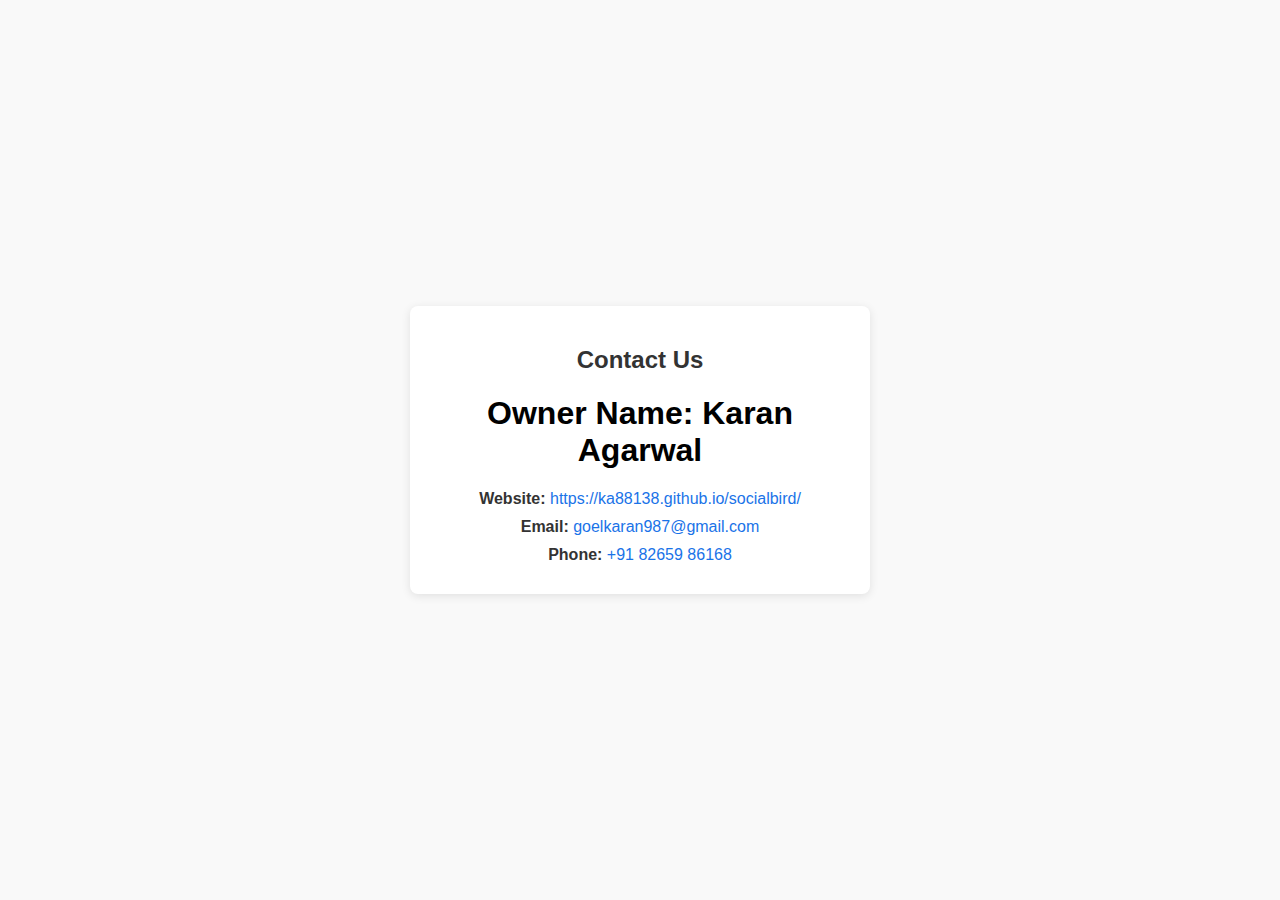
<file: contactDetails.html>
<!DOCTYPE html>
<html lang="en">
<head>
    <meta charset="UTF-8">
    <meta name="viewport" content="width=device-width, initial-scale=1.0">
    <title>Contact Details</title>
        <link rel="shortcut icon" href="logo.002.png">
    <link rel="stylesheet" href="Contact.css">
</head>
<body>
    <div class="contact-container">
        <h2>Contact Us</h2>
        <div class="contact-details">
            <h1><strong>Owner Name:</strong> Karan Agarwal</h1>
            <p><strong>Website:</strong> <a href="https://ka88138.github.io/socialbird/">https://ka88138.github.io/socialbird/</a></p>
            <p><strong>Email:</strong> <a href="mailto:goelkaran987@gmail.com">goelkaran987@gmail.com</a></p>
            <p><strong>Phone:</strong> <a href="tel:+918265986168">+91 82659 86168</a></p>
        </div>
    </div>
</body>
</html>
</file>
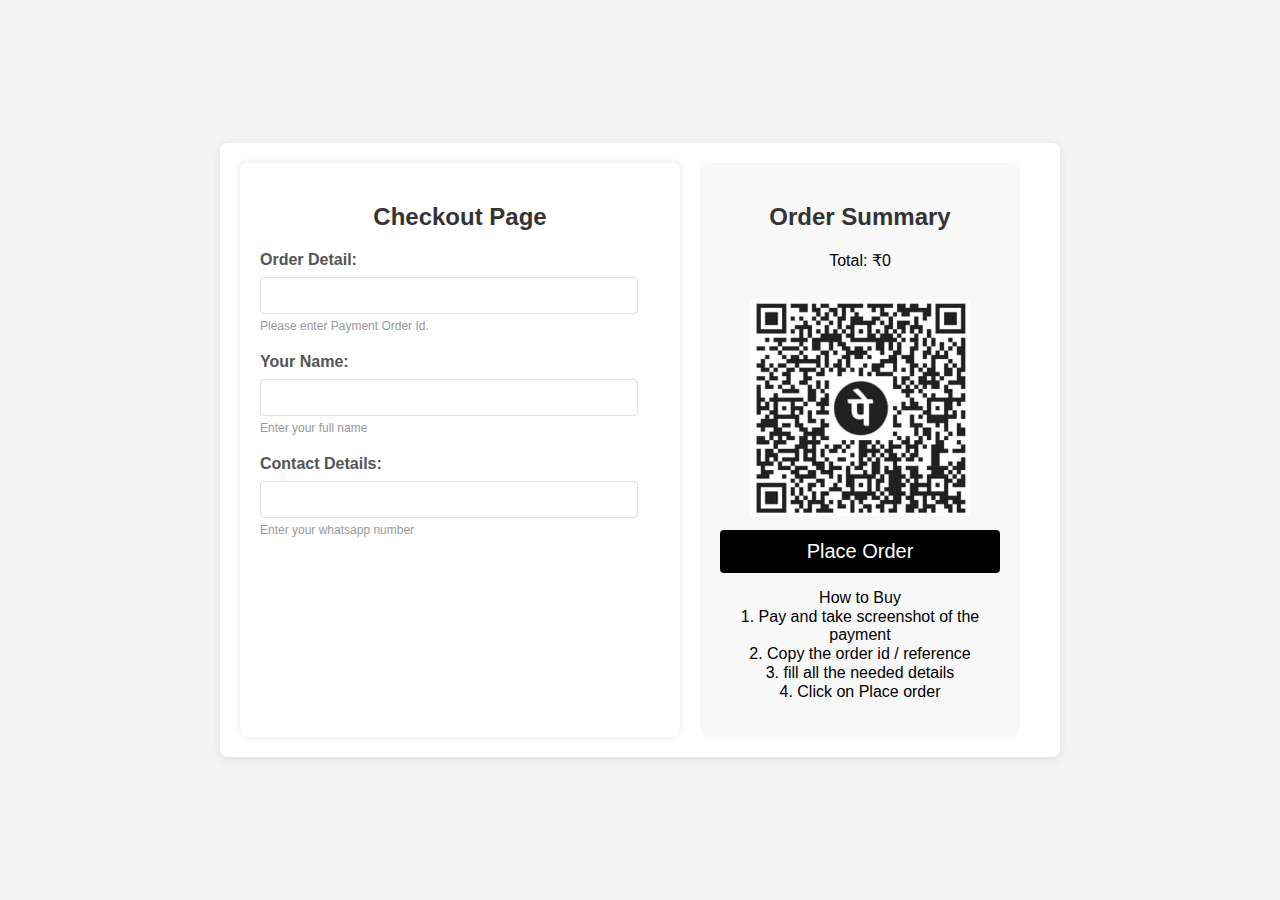
<file: payment.html>
<!DOCTYPE html>
<html lang="en">
<head>
    <meta charset="UTF-8">
    <meta name="viewport" content="width=device-width, initial-scale=1.0">
    <title>Product Checkout</title>
    <link rel="stylesheet" href="payment.css">
    <link rel="shortcut icon" href="logo.002.png">
</head>
<body>
    <div class="checkout-container">
        <form id="checkout-form">
            <h2>Checkout Page</h2>
            <div class="form-group">
                <label for="uniqueId">Order Detail:</label>
                <input type="text" id="orderId" name="orderId" required>
                <div class="hint">Please enter Payment Order Id.</div>
            </div>

            <div class="form-group">
                <label for="uniqueId">Your Name:</label>
                <input type="text" id="uniqueId" name="uniqueId" required>
                <div class="hint">Enter your full name</div>
            </div>
    
            <div class="form-group">
                <label for="coinsAvailable">Contact Details:</label>
                <input type="number" id="coinsAvailable" name="coinsAvailable" required>
                <div class="hint">Enter your whatsapp number</div>
            </div>
    
        </form>
        <div class="order-summary">
            <h2>Order Summary</h2>
            <p>Total: <span class="total-amount">₹0</span></p>
            <div class="payment-options">
                <img src="qrCode.jpg" alt="PhonePe" class="phonepe-logo">
            </div>
            <button type="submit" form="checkout-form" id="submitButton">Place Order</button>
            <div class="how-to-buy">
            <p>How to Buy</p>
            <p>1. Pay and take screenshot of the payment</p>
            <p>2. Copy the order id / reference </p>
            <p>3. fill all the needed details </p>
            <p>4. Click on Place order</p>
            </div>
        </div>
    </div>
    <script src="payment.js"></script>
    <script>

    </script>
</body>
</html>
</file>
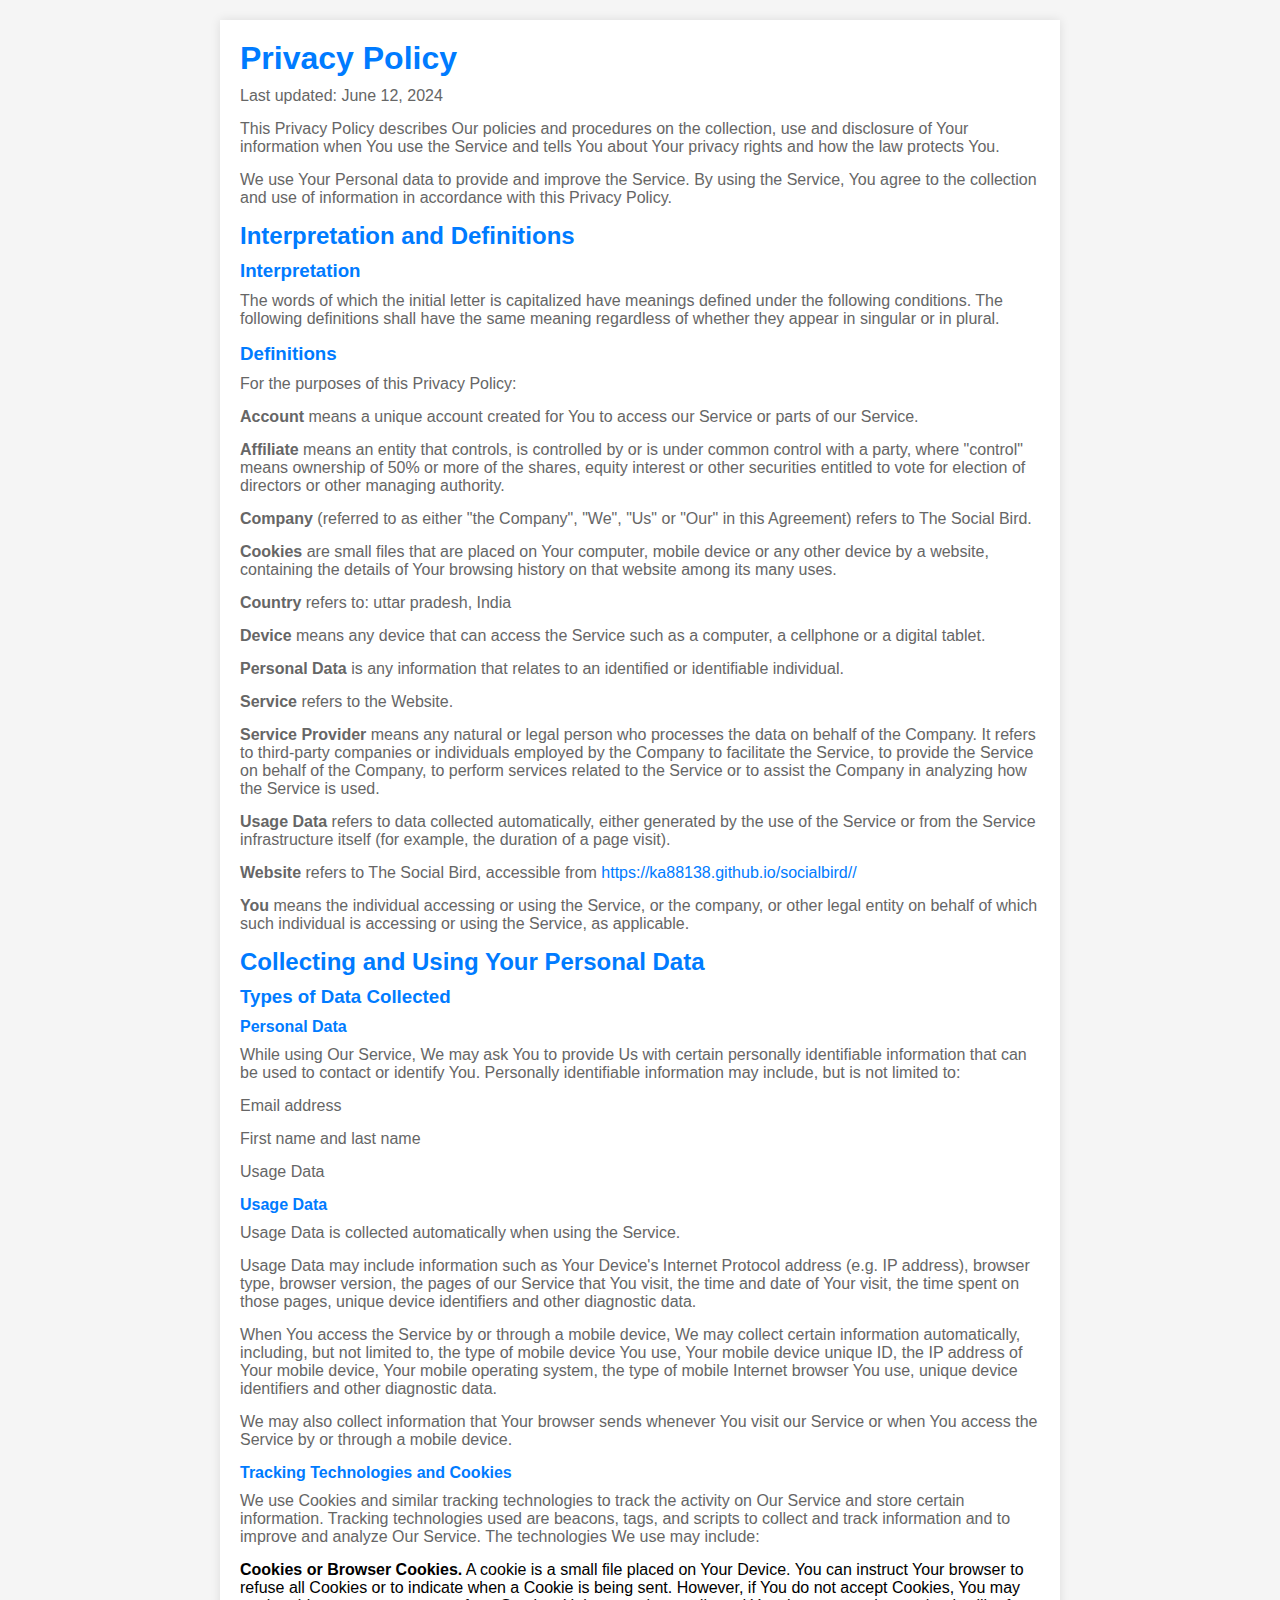
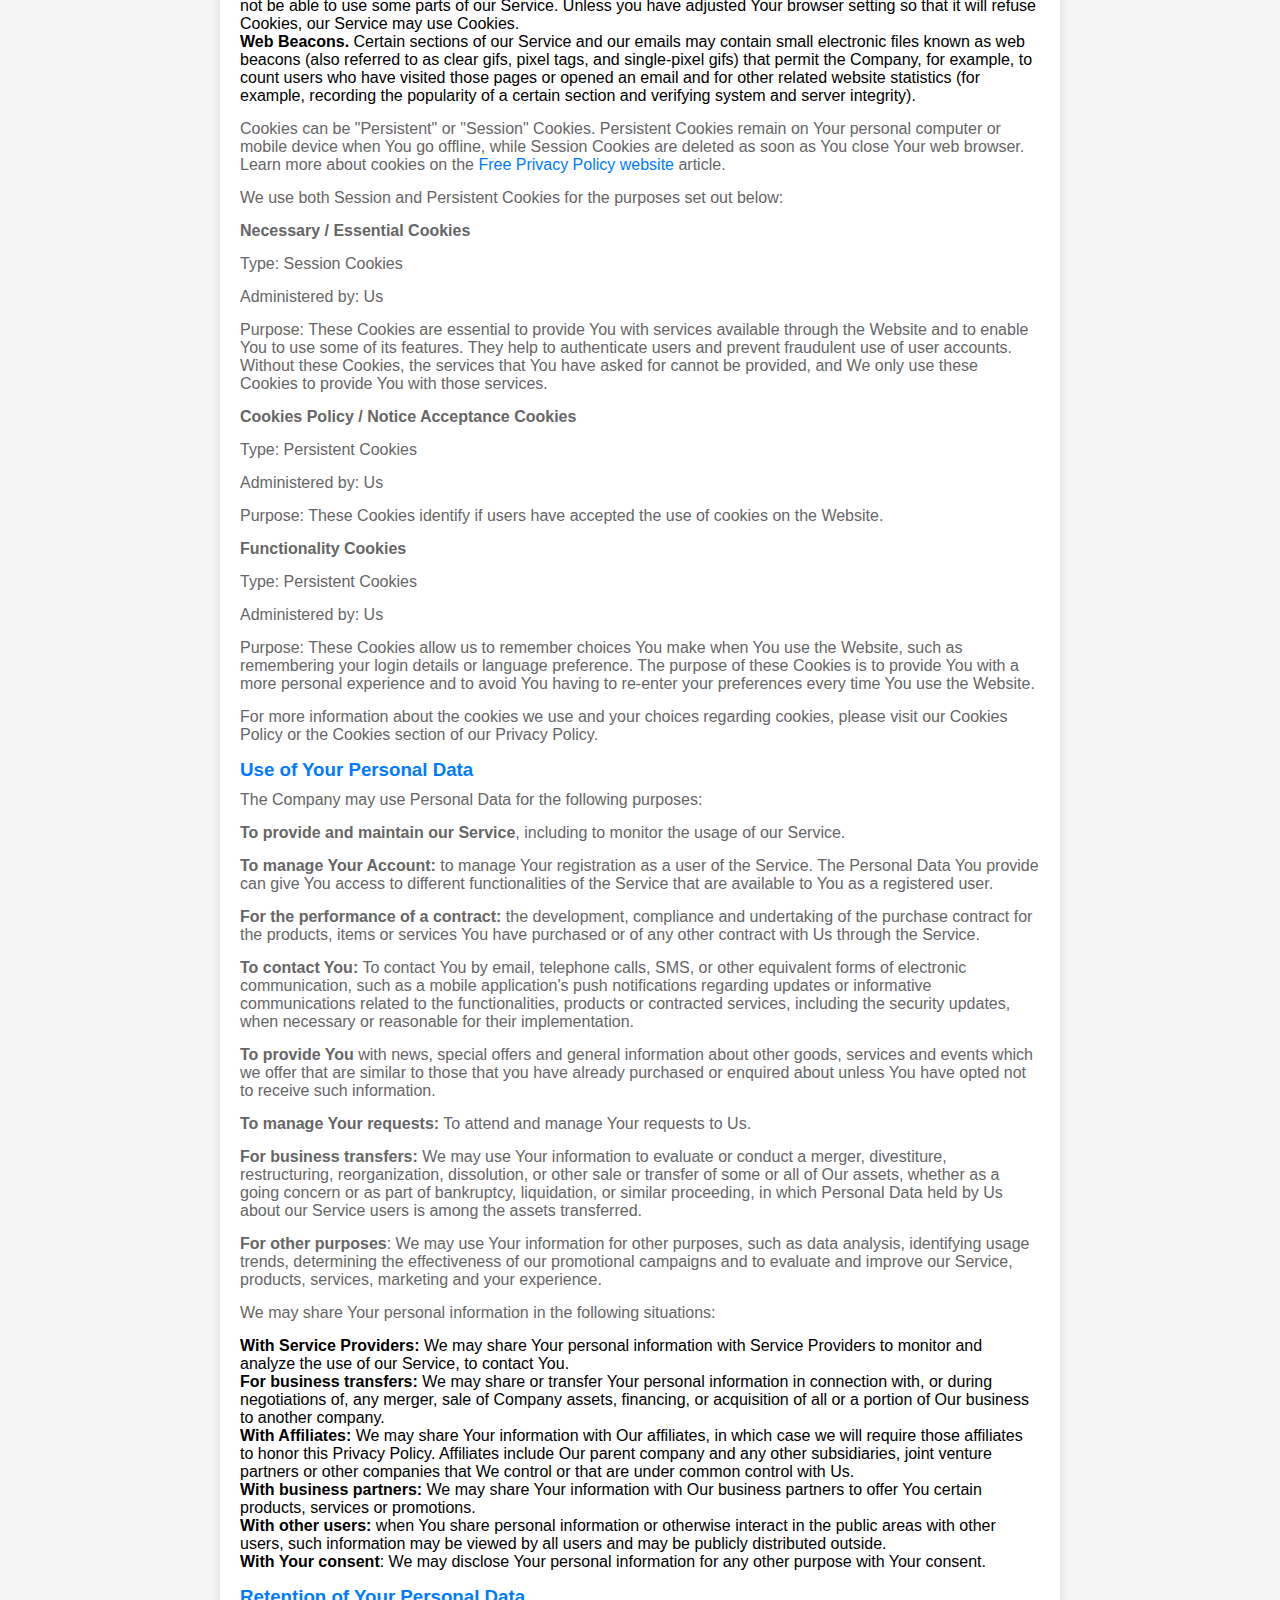
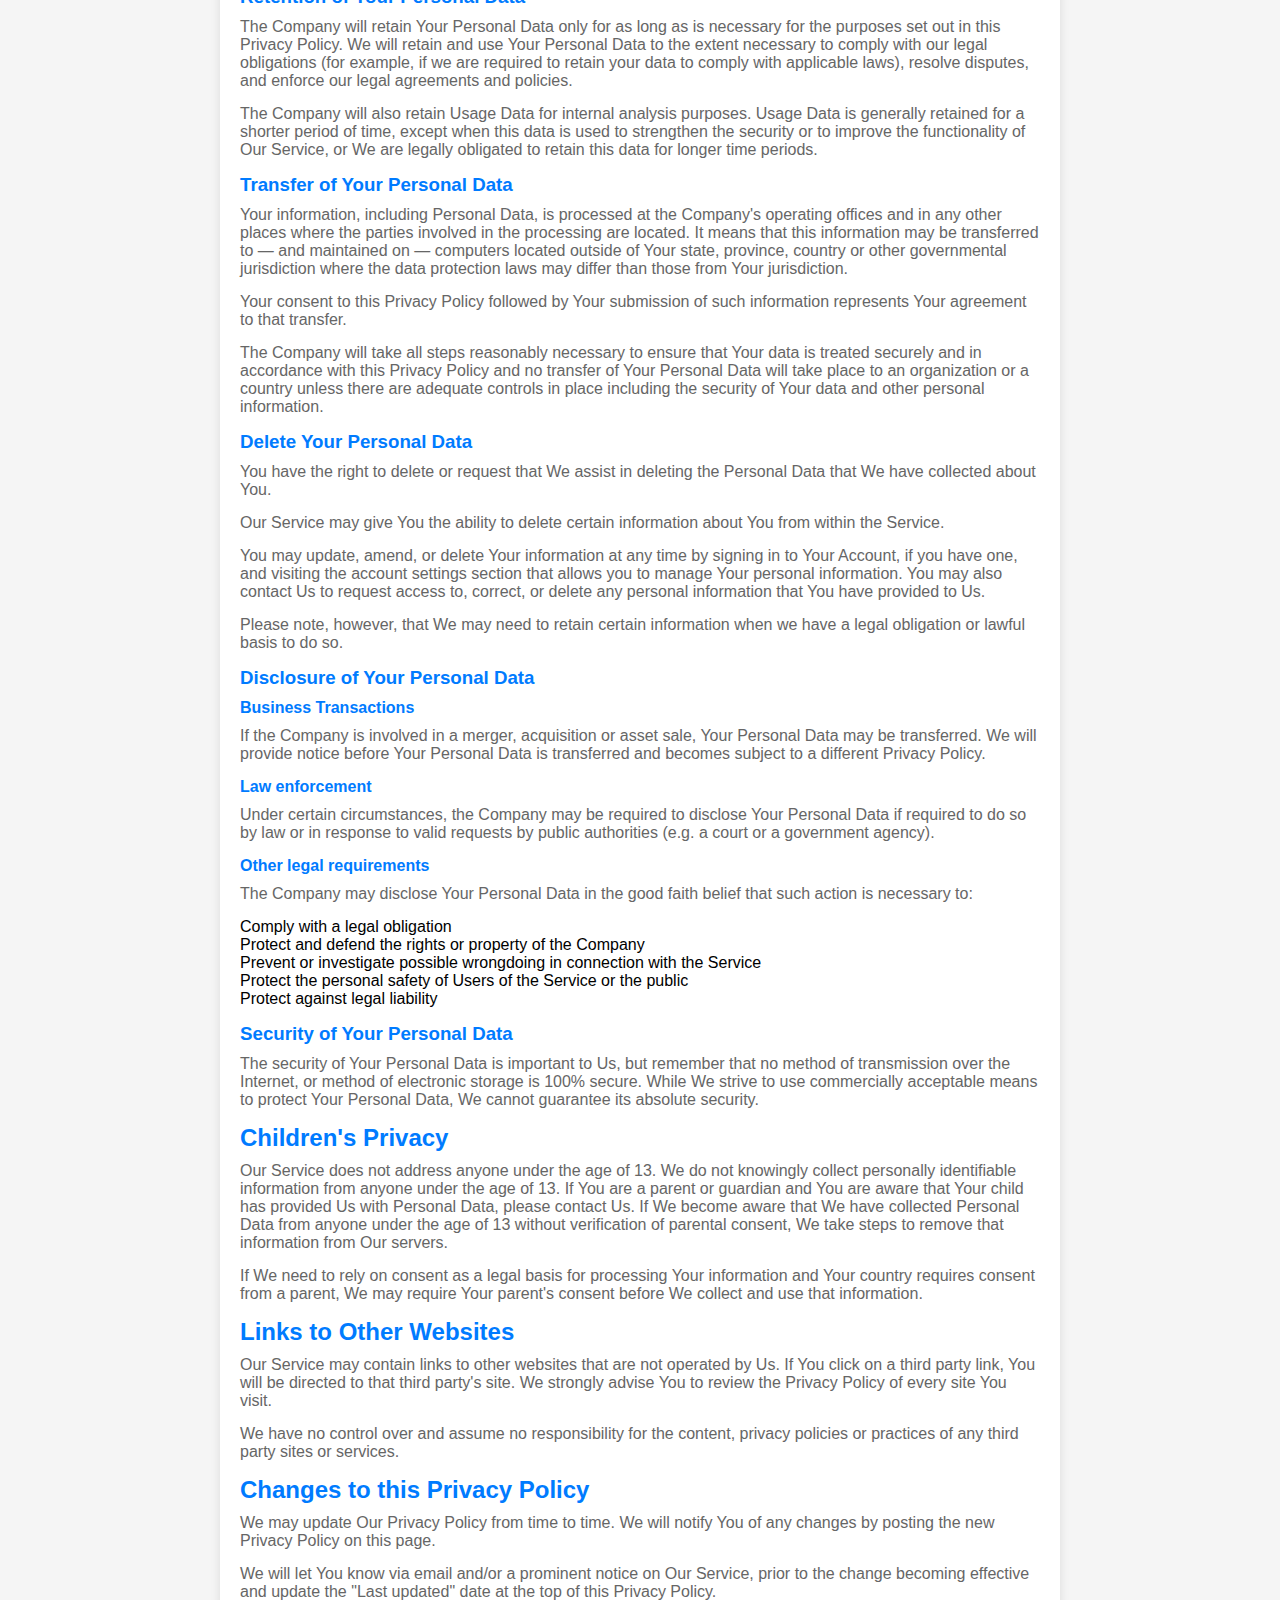
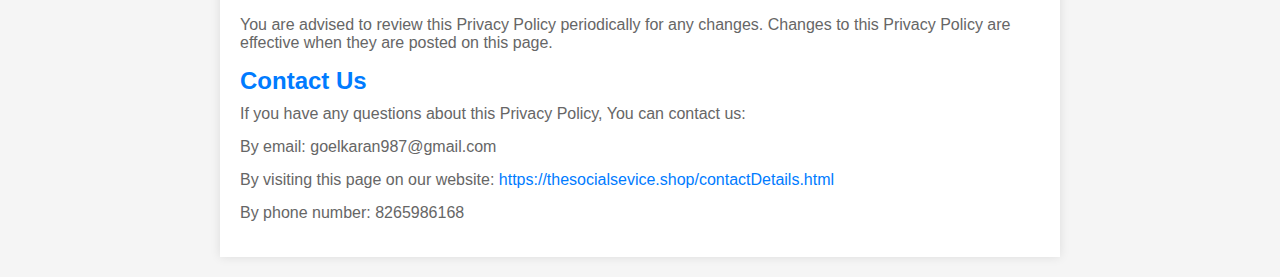
<file: PrivacyAndPolicy.html>
<!DOCTYPE html>
<html lang="en">
<head>
    <meta charset="UTF-8">
    <meta name="viewport" content="width=device-width, initial-scale=1.0">
    <title>Privacy Policy</title>
    <link rel="shortcut icon" href="logo.002.png">
    <link rel="stylesheet" href="PrivacyAndPolicy.css">
</head>
<body>
    <div class="container">
        <h1>Privacy Policy</h1>
        <p>Last updated: June 12, 2024</p>
        <p>This Privacy Policy describes Our policies and procedures on the collection, use and disclosure of Your information when You use the Service and tells You about Your privacy rights and how the law protects You.</p>
        <p>We use Your Personal data to provide and improve the Service. By using the Service, You agree to the collection and use of information in accordance with this Privacy Policy.</p>
        <h2>Interpretation and Definitions</h2>
        <h3>Interpretation</h3>
        <p>The words of which the initial letter is capitalized have meanings defined under the following conditions. The following definitions shall have the same meaning regardless of whether they appear in singular or in plural.</p>
        <h3>Definitions</h3>
        <p>For the purposes of this Privacy Policy:</p>
        <ul>
        <li>
        <p><strong>Account</strong> means a unique account created for You to access our Service or parts of our Service.</p>
        </li>
        <li>
        <p><strong>Affiliate</strong> means an entity that controls, is controlled by or is under common control with a party, where &quot;control&quot; means ownership of 50% or more of the shares, equity interest or other securities entitled to vote for election of directors or other managing authority.</p>
        </li>
        <li>
        <p><strong>Company</strong> (referred to as either &quot;the Company&quot;, &quot;We&quot;, &quot;Us&quot; or &quot;Our&quot; in this Agreement) refers to The Social Bird.</p>
        </li>
        <li>
        <p><strong>Cookies</strong> are small files that are placed on Your computer, mobile device or any other device by a website, containing the details of Your browsing history on that website among its many uses.</p>
        </li>
        <li>
        <p><strong>Country</strong> refers to: uttar pradesh,  India</p>
        </li>
        <li>
        <p><strong>Device</strong> means any device that can access the Service such as a computer, a cellphone or a digital tablet.</p>
        </li>
        <li>
        <p><strong>Personal Data</strong> is any information that relates to an identified or identifiable individual.</p>
        </li>
        <li>
        <p><strong>Service</strong> refers to the Website.</p>
        </li>
        <li>
        <p><strong>Service Provider</strong> means any natural or legal person who processes the data on behalf of the Company. It refers to third-party companies or individuals employed by the Company to facilitate the Service, to provide the Service on behalf of the Company, to perform services related to the Service or to assist the Company in analyzing how the Service is used.</p>
        </li>
        <li>
        <p><strong>Usage Data</strong> refers to data collected automatically, either generated by the use of the Service or from the Service infrastructure itself (for example, the duration of a page visit).</p>
        </li>
        <li>
        <p><strong>Website</strong> refers to The Social Bird, accessible from <a href="https://ka88138.github.io/socialbird//" rel="external nofollow noopener" target="_blank">https://ka88138.github.io/socialbird//</a></p>
        </li>
        <li>
        <p><strong>You</strong> means the individual accessing or using the Service, or the company, or other legal entity on behalf of which such individual is accessing or using the Service, as applicable.</p>
        </li>
        </ul>
        <h2>Collecting and Using Your Personal Data</h2>
        <h3>Types of Data Collected</h3>
        <h4>Personal Data</h4>
        <p>While using Our Service, We may ask You to provide Us with certain personally identifiable information that can be used to contact or identify You. Personally identifiable information may include, but is not limited to:</p>
        <ul>
        <li>
        <p>Email address</p>
        </li>
        <li>
        <p>First name and last name</p>
        </li>
        <li>
        <p>Usage Data</p>
        </li>
        </ul>
        <h4>Usage Data</h4>
        <p>Usage Data is collected automatically when using the Service.</p>
        <p>Usage Data may include information such as Your Device's Internet Protocol address (e.g. IP address), browser type, browser version, the pages of our Service that You visit, the time and date of Your visit, the time spent on those pages, unique device identifiers and other diagnostic data.</p>
        <p>When You access the Service by or through a mobile device, We may collect certain information automatically, including, but not limited to, the type of mobile device You use, Your mobile device unique ID, the IP address of Your mobile device, Your mobile operating system, the type of mobile Internet browser You use, unique device identifiers and other diagnostic data.</p>
        <p>We may also collect information that Your browser sends whenever You visit our Service or when You access the Service by or through a mobile device.</p>
        <h4>Tracking Technologies and Cookies</h4>
        <p>We use Cookies and similar tracking technologies to track the activity on Our Service and store certain information. Tracking technologies used are beacons, tags, and scripts to collect and track information and to improve and analyze Our Service. The technologies We use may include:</p>
        <ul>
        <li><strong>Cookies or Browser Cookies.</strong> A cookie is a small file placed on Your Device. You can instruct Your browser to refuse all Cookies or to indicate when a Cookie is being sent. However, if You do not accept Cookies, You may not be able to use some parts of our Service. Unless you have adjusted Your browser setting so that it will refuse Cookies, our Service may use Cookies.</li>
        <li><strong>Web Beacons.</strong> Certain sections of our Service and our emails may contain small electronic files known as web beacons (also referred to as clear gifs, pixel tags, and single-pixel gifs) that permit the Company, for example, to count users who have visited those pages or opened an email and for other related website statistics (for example, recording the popularity of a certain section and verifying system and server integrity).</li>
        </ul>
        <p>Cookies can be &quot;Persistent&quot; or &quot;Session&quot; Cookies. Persistent Cookies remain on Your personal computer or mobile device when You go offline, while Session Cookies are deleted as soon as You close Your web browser. Learn more about cookies on the <a href="https://www.freeprivacypolicy.com/blog/sample-privacy-policy-template/#Use_Of_Cookies_And_Tracking" target="_blank">Free Privacy Policy website</a> article.</p>
        <p>We use both Session and Persistent Cookies for the purposes set out below:</p>
        <ul>
        <li>
        <p><strong>Necessary / Essential Cookies</strong></p>
        <p>Type: Session Cookies</p>
        <p>Administered by: Us</p>
        <p>Purpose: These Cookies are essential to provide You with services available through the Website and to enable You to use some of its features. They help to authenticate users and prevent fraudulent use of user accounts. Without these Cookies, the services that You have asked for cannot be provided, and We only use these Cookies to provide You with those services.</p>
        </li>
        <li>
        <p><strong>Cookies Policy / Notice Acceptance Cookies</strong></p>
        <p>Type: Persistent Cookies</p>
        <p>Administered by: Us</p>
        <p>Purpose: These Cookies identify if users have accepted the use of cookies on the Website.</p>
        </li>
        <li>
        <p><strong>Functionality Cookies</strong></p>
        <p>Type: Persistent Cookies</p>
        <p>Administered by: Us</p>
        <p>Purpose: These Cookies allow us to remember choices You make when You use the Website, such as remembering your login details or language preference. The purpose of these Cookies is to provide You with a more personal experience and to avoid You having to re-enter your preferences every time You use the Website.</p>
        </li>
        </ul>
        <p>For more information about the cookies we use and your choices regarding cookies, please visit our Cookies Policy or the Cookies section of our Privacy Policy.</p>
        <h3>Use of Your Personal Data</h3>
        <p>The Company may use Personal Data for the following purposes:</p>
        <ul>
        <li>
        <p><strong>To provide and maintain our Service</strong>, including to monitor the usage of our Service.</p>
        </li>
        <li>
        <p><strong>To manage Your Account:</strong> to manage Your registration as a user of the Service. The Personal Data You provide can give You access to different functionalities of the Service that are available to You as a registered user.</p>
        </li>
        <li>
        <p><strong>For the performance of a contract:</strong> the development, compliance and undertaking of the purchase contract for the products, items or services You have purchased or of any other contract with Us through the Service.</p>
        </li>
        <li>
        <p><strong>To contact You:</strong> To contact You by email, telephone calls, SMS, or other equivalent forms of electronic communication, such as a mobile application's push notifications regarding updates or informative communications related to the functionalities, products or contracted services, including the security updates, when necessary or reasonable for their implementation.</p>
        </li>
        <li>
        <p><strong>To provide You</strong> with news, special offers and general information about other goods, services and events which we offer that are similar to those that you have already purchased or enquired about unless You have opted not to receive such information.</p>
        </li>
        <li>
        <p><strong>To manage Your requests:</strong> To attend and manage Your requests to Us.</p>
        </li>
        <li>
        <p><strong>For business transfers:</strong> We may use Your information to evaluate or conduct a merger, divestiture, restructuring, reorganization, dissolution, or other sale or transfer of some or all of Our assets, whether as a going concern or as part of bankruptcy, liquidation, or similar proceeding, in which Personal Data held by Us about our Service users is among the assets transferred.</p>
        </li>
        <li>
        <p><strong>For other purposes</strong>: We may use Your information for other purposes, such as data analysis, identifying usage trends, determining the effectiveness of our promotional campaigns and to evaluate and improve our Service, products, services, marketing and your experience.</p>
        </li>
        </ul>
        <p>We may share Your personal information in the following situations:</p>
        <ul>
        <li><strong>With Service Providers:</strong> We may share Your personal information with Service Providers to monitor and analyze the use of our Service,  to contact You.</li>
        <li><strong>For business transfers:</strong> We may share or transfer Your personal information in connection with, or during negotiations of, any merger, sale of Company assets, financing, or acquisition of all or a portion of Our business to another company.</li>
        <li><strong>With Affiliates:</strong> We may share Your information with Our affiliates, in which case we will require those affiliates to honor this Privacy Policy. Affiliates include Our parent company and any other subsidiaries, joint venture partners or other companies that We control or that are under common control with Us.</li>
        <li><strong>With business partners:</strong> We may share Your information with Our business partners to offer You certain products, services or promotions.</li>
        <li><strong>With other users:</strong> when You share personal information or otherwise interact in the public areas with other users, such information may be viewed by all users and may be publicly distributed outside.</li>
        <li><strong>With Your consent</strong>: We may disclose Your personal information for any other purpose with Your consent.</li>
        </ul>
        <h3>Retention of Your Personal Data</h3>
        <p>The Company will retain Your Personal Data only for as long as is necessary for the purposes set out in this Privacy Policy. We will retain and use Your Personal Data to the extent necessary to comply with our legal obligations (for example, if we are required to retain your data to comply with applicable laws), resolve disputes, and enforce our legal agreements and policies.</p>
        <p>The Company will also retain Usage Data for internal analysis purposes. Usage Data is generally retained for a shorter period of time, except when this data is used to strengthen the security or to improve the functionality of Our Service, or We are legally obligated to retain this data for longer time periods.</p>
        <h3>Transfer of Your Personal Data</h3>
        <p>Your information, including Personal Data, is processed at the Company's operating offices and in any other places where the parties involved in the processing are located. It means that this information may be transferred to — and maintained on — computers located outside of Your state, province, country or other governmental jurisdiction where the data protection laws may differ than those from Your jurisdiction.</p>
        <p>Your consent to this Privacy Policy followed by Your submission of such information represents Your agreement to that transfer.</p>
        <p>The Company will take all steps reasonably necessary to ensure that Your data is treated securely and in accordance with this Privacy Policy and no transfer of Your Personal Data will take place to an organization or a country unless there are adequate controls in place including the security of Your data and other personal information.</p>
        <h3>Delete Your Personal Data</h3>
        <p>You have the right to delete or request that We assist in deleting the Personal Data that We have collected about You.</p>
        <p>Our Service may give You the ability to delete certain information about You from within the Service.</p>
        <p>You may update, amend, or delete Your information at any time by signing in to Your Account, if you have one, and visiting the account settings section that allows you to manage Your personal information. You may also contact Us to request access to, correct, or delete any personal information that You have provided to Us.</p>
        <p>Please note, however, that We may need to retain certain information when we have a legal obligation or lawful basis to do so.</p>
        <h3>Disclosure of Your Personal Data</h3>
        <h4>Business Transactions</h4>
        <p>If the Company is involved in a merger, acquisition or asset sale, Your Personal Data may be transferred. We will provide notice before Your Personal Data is transferred and becomes subject to a different Privacy Policy.</p>
        <h4>Law enforcement</h4>
        <p>Under certain circumstances, the Company may be required to disclose Your Personal Data if required to do so by law or in response to valid requests by public authorities (e.g. a court or a government agency).</p>
        <h4>Other legal requirements</h4>
        <p>The Company may disclose Your Personal Data in the good faith belief that such action is necessary to:</p>
        <ul>
        <li>Comply with a legal obligation</li>
        <li>Protect and defend the rights or property of the Company</li>
        <li>Prevent or investigate possible wrongdoing in connection with the Service</li>
        <li>Protect the personal safety of Users of the Service or the public</li>
        <li>Protect against legal liability</li>
        </ul>
        <h3>Security of Your Personal Data</h3>
        <p>The security of Your Personal Data is important to Us, but remember that no method of transmission over the Internet, or method of electronic storage is 100% secure. While We strive to use commercially acceptable means to protect Your Personal Data, We cannot guarantee its absolute security.</p>
        <h2>Children's Privacy</h2>
        <p>Our Service does not address anyone under the age of 13. We do not knowingly collect personally identifiable information from anyone under the age of 13. If You are a parent or guardian and You are aware that Your child has provided Us with Personal Data, please contact Us. If We become aware that We have collected Personal Data from anyone under the age of 13 without verification of parental consent, We take steps to remove that information from Our servers.</p>
        <p>If We need to rely on consent as a legal basis for processing Your information and Your country requires consent from a parent, We may require Your parent's consent before We collect and use that information.</p>
        <h2>Links to Other Websites</h2>
        <p>Our Service may contain links to other websites that are not operated by Us. If You click on a third party link, You will be directed to that third party's site. We strongly advise You to review the Privacy Policy of every site You visit.</p>
        <p>We have no control over and assume no responsibility for the content, privacy policies or practices of any third party sites or services.</p>
        <h2>Changes to this Privacy Policy</h2>
        <p>We may update Our Privacy Policy from time to time. We will notify You of any changes by posting the new Privacy Policy on this page.</p>
        <p>We will let You know via email and/or a prominent notice on Our Service, prior to the change becoming effective and update the &quot;Last updated&quot; date at the top of this Privacy Policy.</p>
        <p>You are advised to review this Privacy Policy periodically for any changes. Changes to this Privacy Policy are effective when they are posted on this page.</p>
        <h2>Contact Us</h2>
        <p>If you have any questions about this Privacy Policy, You can contact us:</p>
        <ul>
        <li>
        <p>By email: goelkaran987@gmail.com</p>
        </li>
        <li>
        <p>By visiting this page on our website: <a href="https://thesocialservice.shop/contactDetails.html" rel="external nofollow noopener" target="_blank">https://thesocialsevice.shop/contactDetails.html</a></p>
        </li>
        <li>
        <p>By phone number: 8265986168</p>
        </li>
        </ul>
    
    </div>
</body>
</html>
</file>
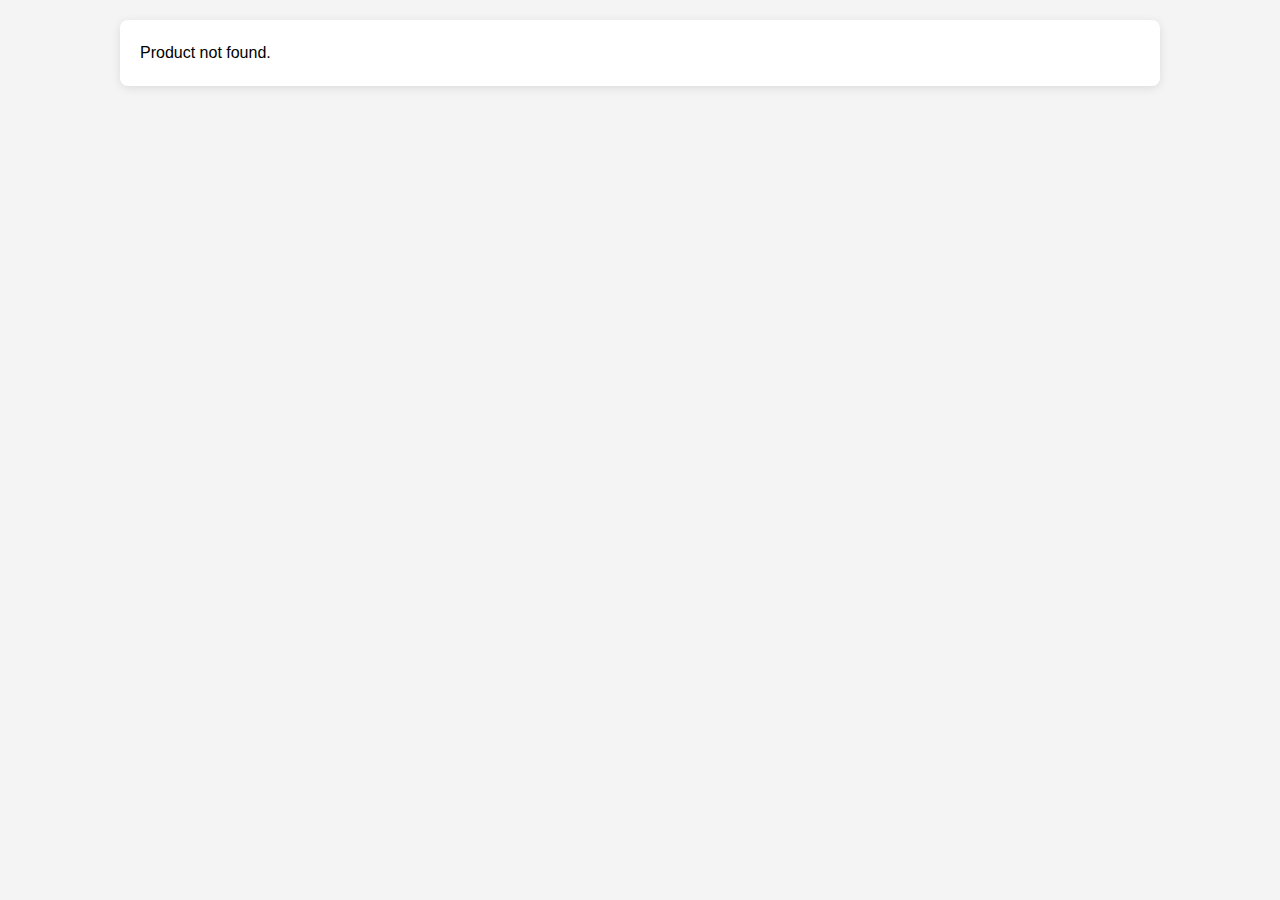
<file: productPage.html>
<!DOCTYPE html>
<html lang="en">
<head>
    <meta charset="UTF-8">
    <meta name="viewport" content="width=device-width, initial-scale=1.0">
    <title>Premium 1:1 Ratio Instagram Post Design</title>
    <link rel="stylesheet" href="productPage.css">
    <link rel="shortcut icon" href="logo.002.png">
</head>
<body>
    <div class="container">
        <div class="product-page">

        </div>
    </div>
    <script src="productPage.js">
        
    </script>
</body>
</html>
</file>
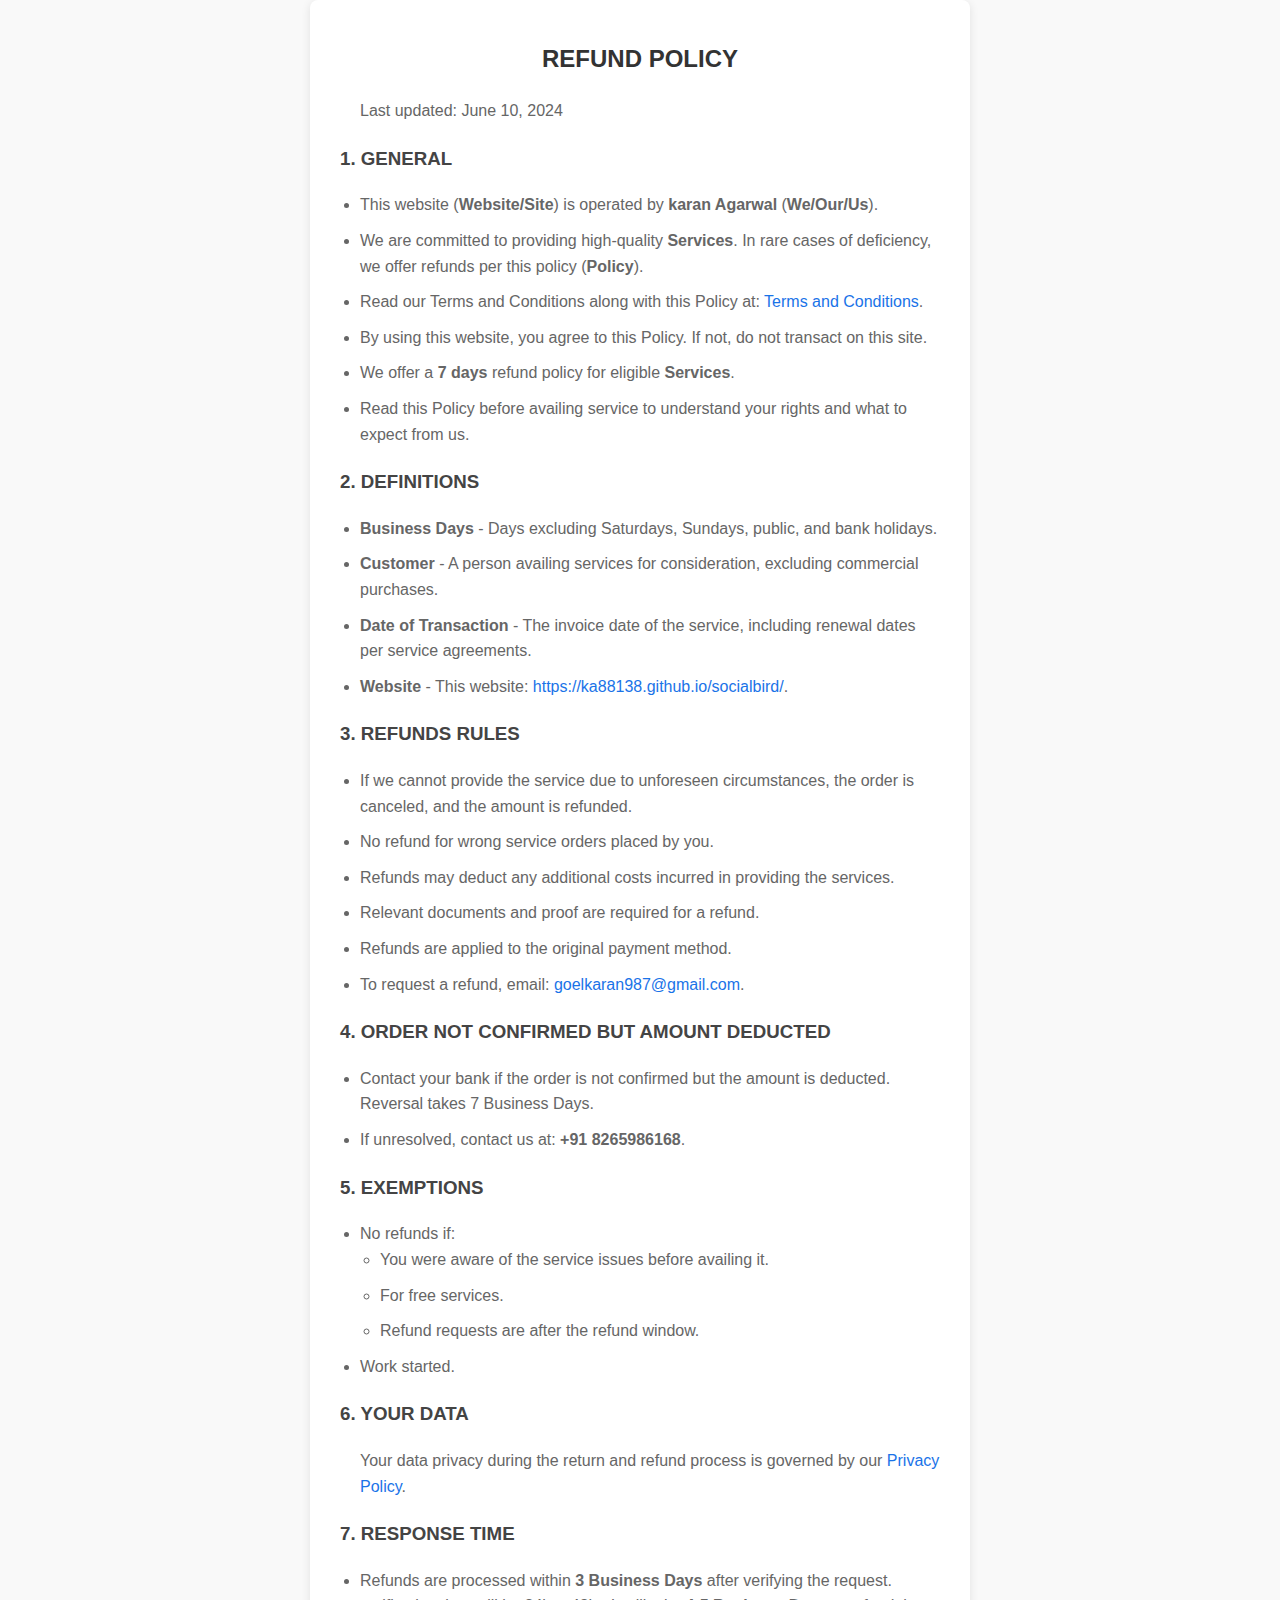
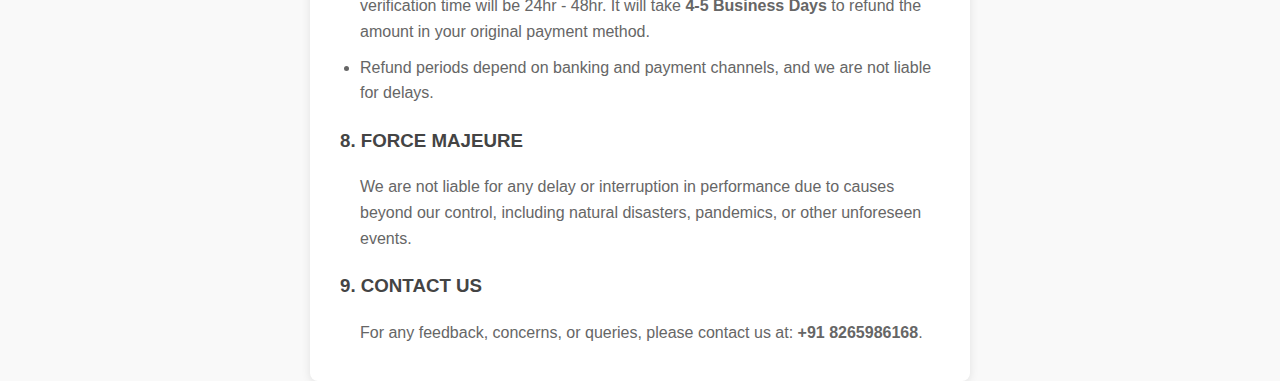
<file: refundPolicy.html>
<!DOCTYPE html>
<html lang="en">
<head>
    <meta charset="UTF-8">
    <meta name="viewport" content="width=device-width, initial-scale=1.0">
    <title>Refund Policy</title>
    <link rel="stylesheet" href="refundPolicy.css">
    <link rel="shortcut icon" href="logo.002.png">
</head>
<body>
    <div class="policy-container">
        <h2>REFUND POLICY</h2>
        <p>Last updated: <span id="last-update">June 10, 2024</span></p>

        <h3>1. GENERAL</h3>
        <ul>
            <li>This website (<strong>Website/Site</strong>) is operated by <strong>karan Agarwal</strong> (<strong>We/Our/Us</strong>).</li>
            <li>We are committed to providing high-quality <strong>Services</strong>. In rare cases of deficiency, we offer refunds per this policy (<strong>Policy</strong>).</li>
            <li>Read our Terms and Conditions along with this Policy at: <a href="https://ka88138.github.io/socialbird/refundPolicy.html">Terms and Conditions</a>.</li>
            <li>By using this website, you agree to this Policy. If not, do not transact on this site.</li>
            <li>We offer a <strong>7 days</strong> refund policy for eligible <strong>Services</strong>.</li>
            <li>Read this Policy before availing service to understand your rights and what to expect from us.</li>
        </ul>

        <h3>2. DEFINITIONS</h3>
        <ul>
            <li><strong>Business Days</strong> - Days excluding Saturdays, Sundays, public, and bank holidays.</li>
            <li><strong>Customer</strong> - A person availing services for consideration, excluding commercial purchases.</li>
            <li><strong>Date of Transaction</strong> - The invoice date of the service, including renewal dates per service agreements.</li>
            <li><strong>Website</strong> - This website: <a href="https://ka88138.github.io/socialbird">https://ka88138.github.io/socialbird/</a>.</li>
        </ul>

        <h3>3. REFUNDS RULES</h3>
        <ul>
            <li>If we cannot provide the service due to unforeseen circumstances, the order is canceled, and the amount is refunded.</li>
            <li>No refund for wrong service orders placed by you.</li>
            <li>Refunds may deduct any additional costs incurred in providing the services.</li>
            <li>Relevant documents and proof are required for a refund.</li>
            <li>Refunds are applied to the original payment method.</li>
            <li>To request a refund, email: <a href="mailto:goelkaran987@gmail.com">goelkaran987@gmail.com</a>.</li>
        </ul>

        <h3>4. ORDER NOT CONFIRMED BUT AMOUNT DEDUCTED</h3>
        <ul>
            <li>Contact your bank if the order is not confirmed but the amount is deducted. Reversal takes 7 Business Days.</li>
            <li>If unresolved, contact us at: <strong>+91 8265986168</strong>.</li>
        </ul>

        <h3>5. EXEMPTIONS</h3>
        <ul>
            <li>No refunds if:
                <ul>
                    <li>You were aware of the service issues before availing it.</li>
                    <li>For free services.</li>
                    <li>Refund requests are after the refund window.</li>
                </ul>
            </li>
            <li>Work started.</li>
        </ul>

        <h3>6. YOUR DATA</h3>
        <p>Your data privacy during the return and refund process is governed by our <a href="https://thesocialbird.shop/PrivacyAndPolicy.html">Privacy Policy</a>.</p>

        <h3>7. RESPONSE TIME</h3>
        <ul>
            <li>Refunds are processed within <strong>3 Business Days</strong> after verifying the request. verification time will be 24hr - 48hr. It will take <strong>4-5 Business Days</strong> to refund the amount in your original payment method.</li>
            <li>Refund periods depend on banking and payment channels, and we are not liable for delays.</li>
        </ul>

        <h3>8. FORCE MAJEURE</h3>
        <p>We are not liable for any delay or interruption in performance due to causes beyond our control, including natural disasters, pandemics, or other unforeseen events.</p>

        <h3>9. CONTACT US</h3>
        <p>For any feedback, concerns, or queries, please contact us at: <strong>+91 8265986168</strong>.</p>
    </div>
</body>
</html>
</file>
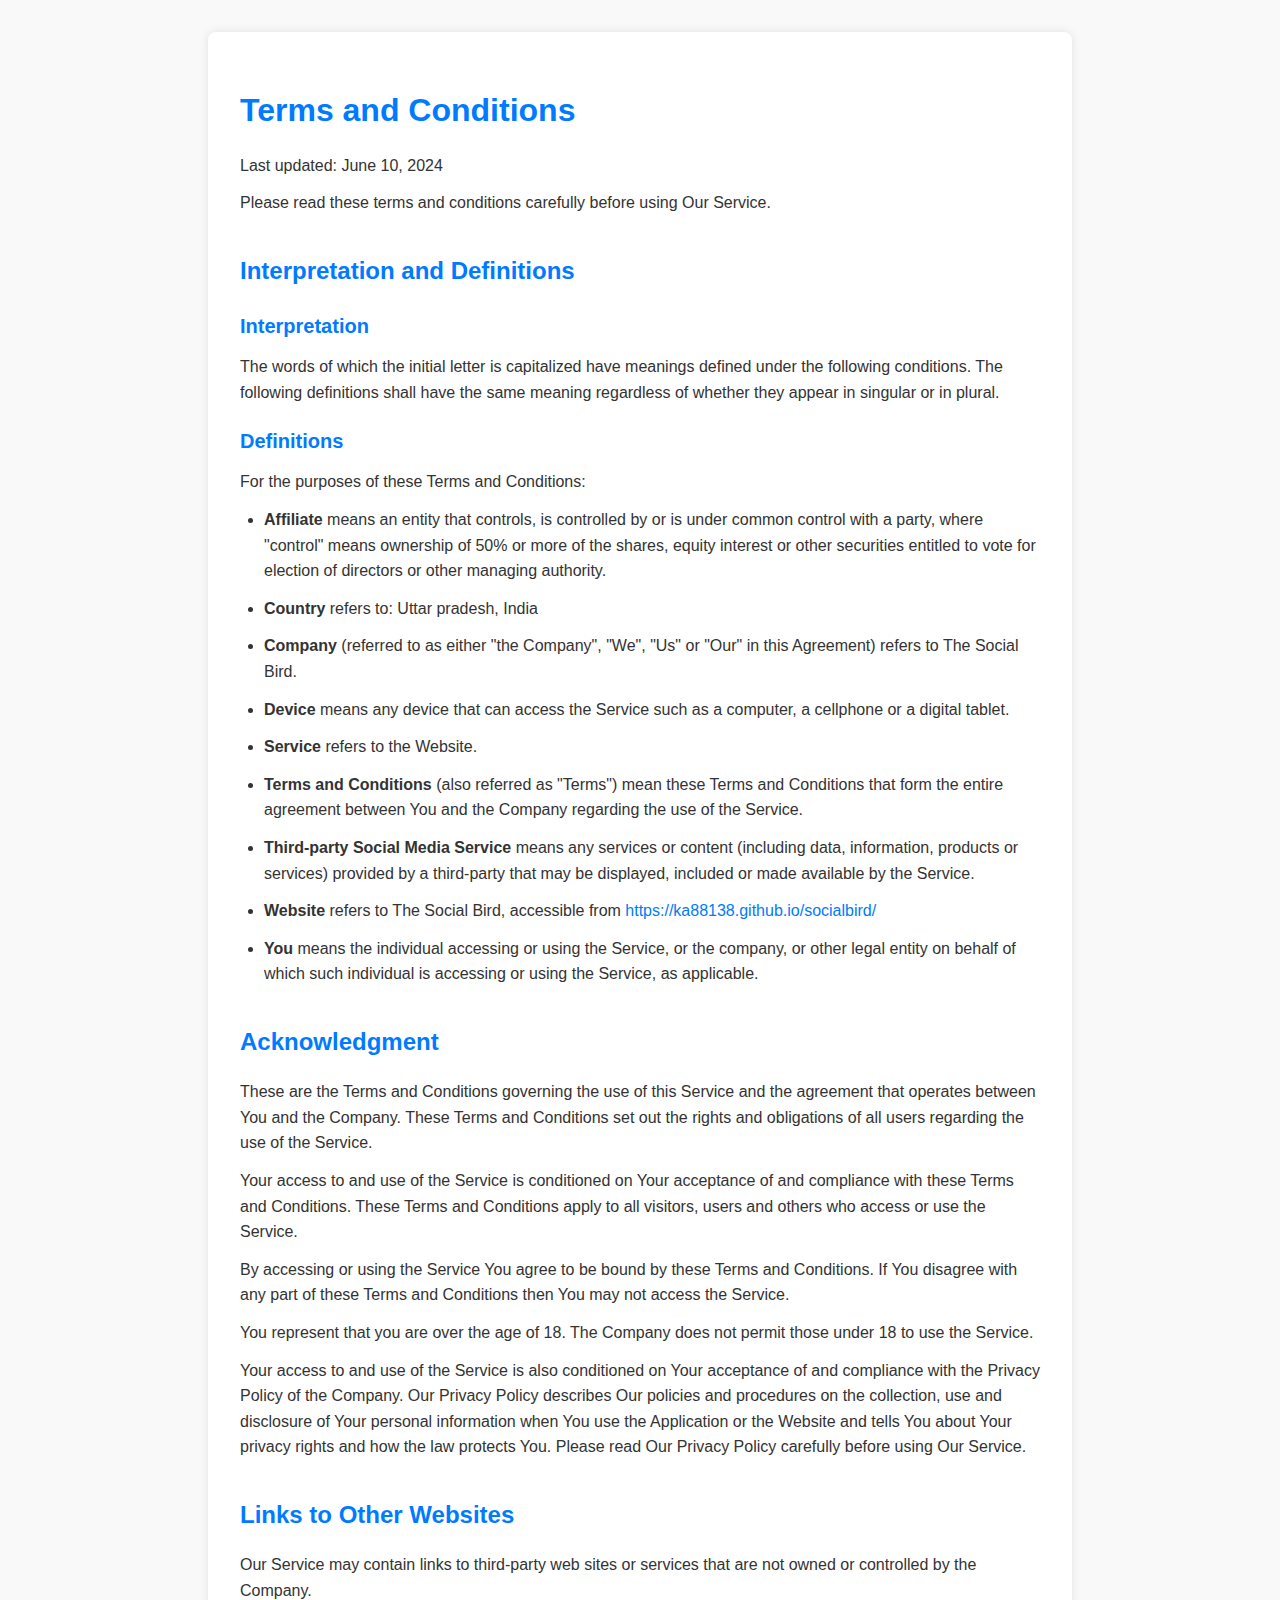
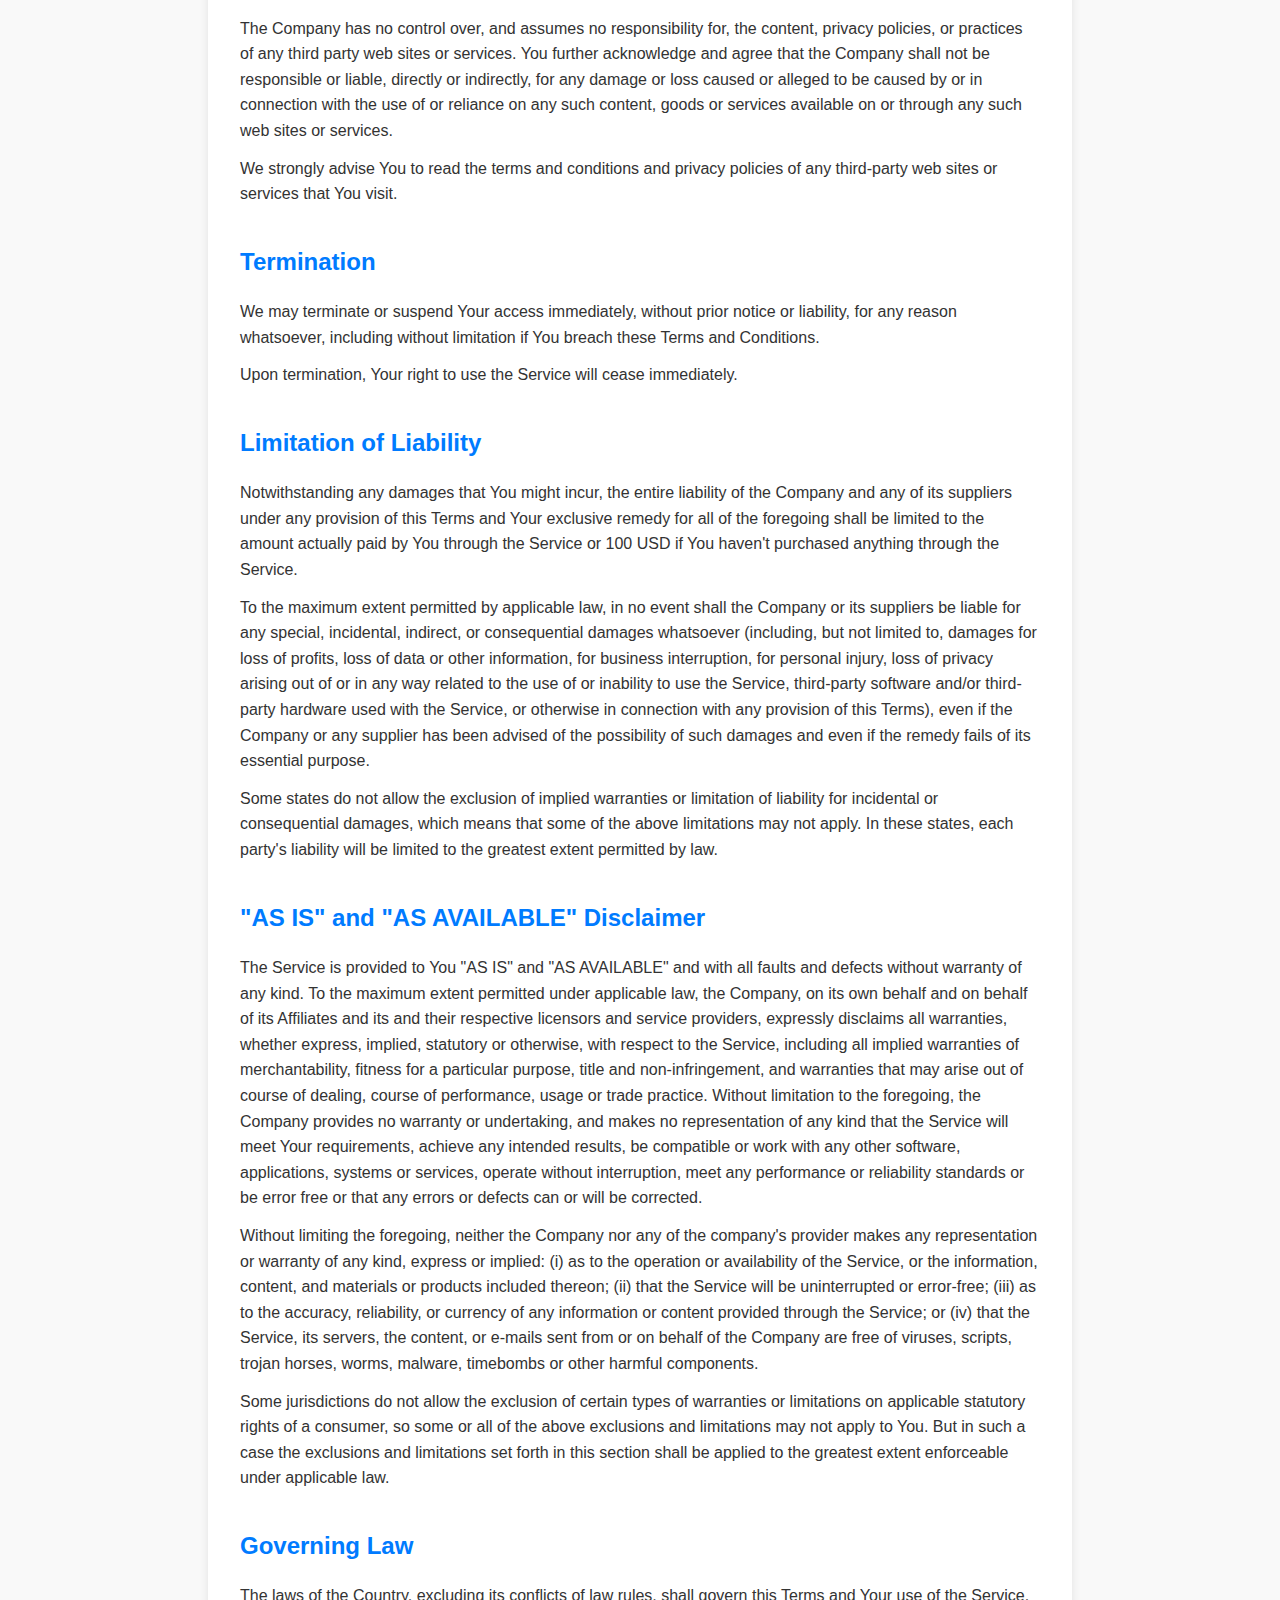
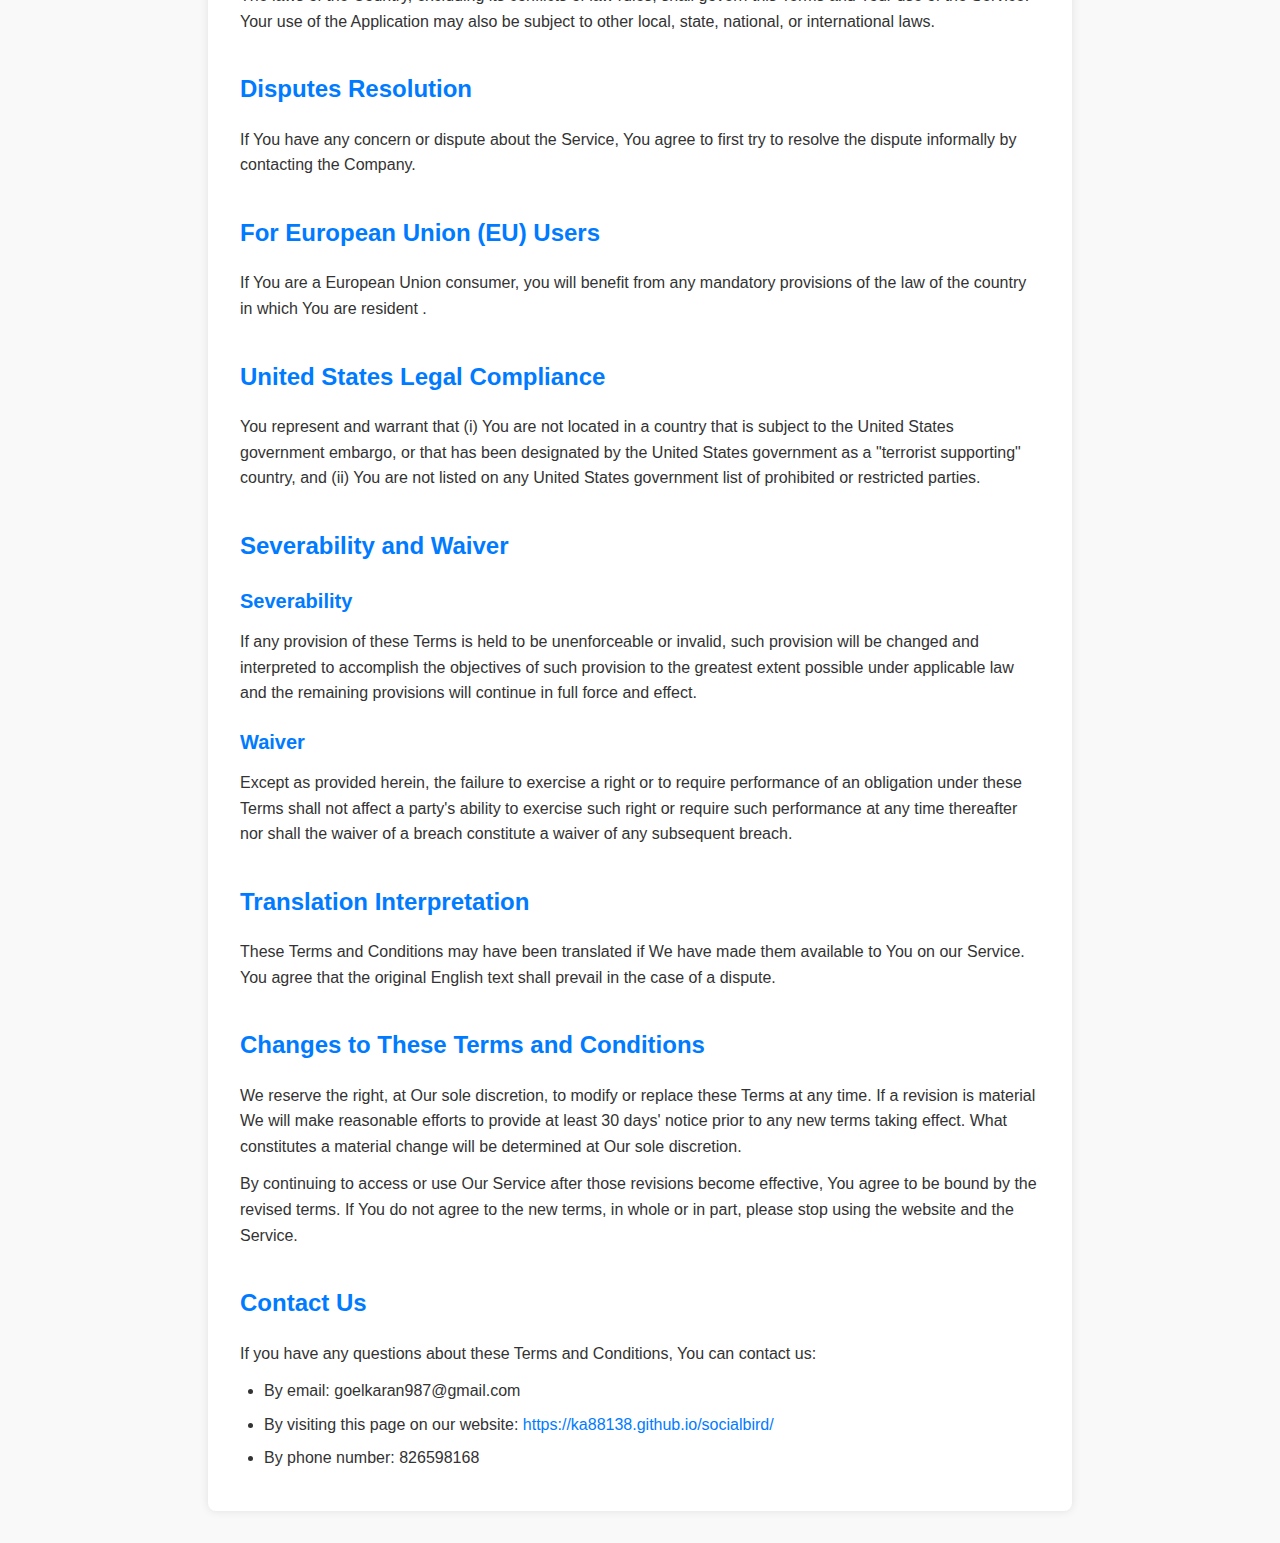
<file: TermAndCondition.html>
<!DOCTYPE html>
<html lang="en">
<head>
    <meta charset="UTF-8">
    <meta name="viewport" content="width=device-width, initial-scale=1.0">
    <title>Terms and Conditions</title>
    <link rel="shortcut icon" href="logo.002.png">
    <link rel="stylesheet" href="TermAndCondition.css">
</head>
<body>
    <div class="container">
        <h1>Terms and Conditions</h1>
        <p>Last updated: June 10, 2024</p>
        <p>Please read these terms and conditions carefully before using Our Service.</p>
        <h2>Interpretation and Definitions</h2>
        <h3>Interpretation</h3>
        <p>The words of which the initial letter is capitalized have meanings defined under the following conditions. The following definitions shall have the same meaning regardless of whether they appear in singular or in plural.</p>
        <h3>Definitions</h3>
        <p>For the purposes of these Terms and Conditions:</p>
        <ul>
            <li>
                <p><strong>Affiliate</strong> means an entity that controls, is controlled by or is under common control with a party, where "control" means ownership of 50% or more of the shares, equity interest or other securities entitled to vote for election of directors or other managing authority.</p>
            </li>
            <li>
                <p><strong>Country</strong> refers to: Uttar pradesh,  India</p>
            </li>
            <li>
                <p><strong>Company</strong> (referred to as either "the Company", "We", "Us" or "Our" in this Agreement) refers to The Social Bird.</p>
            </li>
            <li>
                <p><strong>Device</strong> means any device that can access the Service such as a computer, a cellphone or a digital tablet.</p>
            </li>
            <li>
                <p><strong>Service</strong> refers to the Website.</p>
            </li>
            <li>
                <p><strong>Terms and Conditions</strong> (also referred as "Terms") mean these Terms and Conditions that form the entire agreement between You and the Company regarding the use of the Service.</p>
            </li>
            <li>
                <p><strong>Third-party Social Media Service</strong> means any services or content (including data, information, products or services) provided by a third-party that may be displayed, included or made available by the Service.</p>
            </li>
            <li>
                <p><strong>Website</strong> refers to The Social Bird, accessible from <a href="https://ka88138.github.io/socialbird/" rel="external nofollow noopener" target="_blank">https://ka88138.github.io/socialbird/</a></p>
            </li>
            <li>
                <p><strong>You</strong> means the individual accessing or using the Service, or the company, or other legal entity on behalf of which such individual is accessing or using the Service, as applicable.</p>
            </li>
        </ul>
        <h2>Acknowledgment</h2>
        <p>These are the Terms and Conditions governing the use of this Service and the agreement that operates between You and the Company. These Terms and Conditions set out the rights and obligations of all users regarding the use of the Service.</p>
        <p>Your access to and use of the Service is conditioned on Your acceptance of and compliance with these Terms and Conditions. These Terms and Conditions apply to all visitors, users and others who access or use the Service.</p>
        <p>By accessing or using the Service You agree to be bound by these Terms and Conditions. If You disagree with any part of these Terms and Conditions then You may not access the Service.</p>
        <p>You represent that you are over the age of 18. The Company does not permit those under 18 to use the Service.</p>
        <p>Your access to and use of the Service is also conditioned on Your acceptance of and compliance with the Privacy Policy of the Company. Our Privacy Policy describes Our policies and procedures on the collection, use and disclosure of Your personal information when You use the Application or the Website and tells You about Your privacy rights and how the law protects You. Please read Our Privacy Policy carefully before using Our Service.</p>
        <h2>Links to Other Websites</h2>
        <p>Our Service may contain links to third-party web sites or services that are not owned or controlled by the Company.</p>
        <p>The Company has no control over, and assumes no responsibility for, the content, privacy policies, or practices of any third party web sites or services. You further acknowledge and agree that the Company shall not be responsible or liable, directly or indirectly, for any damage or loss caused or alleged to be caused by or in connection with the use of or reliance on any such content, goods or services available on or through any such web sites or services.</p>
        <p>We strongly advise You to read the terms and conditions and privacy policies of any third-party web sites or services that You visit.</p>
        <h2>Termination</h2>
        <p>We may terminate or suspend Your access immediately, without prior notice or liability, for any reason whatsoever, including without limitation if You breach these Terms and Conditions.</p>
        <p>Upon termination, Your right to use the Service will cease immediately.</p>
        <h2>Limitation of Liability</h2>
        <p>Notwithstanding any damages that You might incur, the entire liability of the Company and any of its suppliers under any provision of this Terms and Your exclusive remedy for all of the foregoing shall be limited to the amount actually paid by You through the Service or 100 USD if You haven't purchased anything through the Service.</p>
        <p>To the maximum extent permitted by applicable law, in no event shall the Company or its suppliers be liable for any special, incidental, indirect, or consequential damages whatsoever (including, but not limited to, damages for loss of profits, loss of data or other information, for business interruption, for personal injury, loss of privacy arising out of or in any way related to the use of or inability to use the Service, third-party software and/or third-party hardware used with the Service, or otherwise in connection with any provision of this Terms), even if the Company or any supplier has been advised of the possibility of such damages and even if the remedy fails of its essential purpose.</p>
        <p>Some states do not allow the exclusion of implied warranties or limitation of liability for incidental or consequential damages, which means that some of the above limitations may not apply. In these states, each party's liability will be limited to the greatest extent permitted by law.</p>
        <h2>"AS IS" and "AS AVAILABLE" Disclaimer</h2>
        <p>The Service is provided to You "AS IS" and "AS AVAILABLE" and with all faults and defects without warranty of any kind. To the maximum extent permitted under applicable law, the Company, on its own behalf and on behalf of its Affiliates and its and their respective licensors and service providers, expressly disclaims all warranties, whether express, implied, statutory or otherwise, with respect to the Service, including all implied warranties of merchantability, fitness for a particular purpose, title and non-infringement, and warranties that may arise out of course of dealing, course of performance, usage or trade practice. Without limitation to the foregoing, the Company provides no warranty or undertaking, and makes no representation of any kind that the Service will meet Your requirements, achieve any intended results, be compatible or work with any other software, applications, systems or services, operate without interruption, meet any performance or reliability standards or be error free or that any errors or defects can or will be corrected.</p>
        <p>Without limiting the foregoing, neither the Company nor any of the company's provider makes any representation or warranty of any kind, express or implied: (i) as to the operation or availability of the Service, or the information, content, and materials or products included thereon; (ii) that the Service will be uninterrupted or error-free; (iii) as to the accuracy, reliability, or currency of any information or content provided through the Service; or (iv) that the Service, its servers, the content, or e-mails sent from or on behalf of the Company are free of viruses, scripts, trojan horses, worms, malware, timebombs or other harmful components.</p>
        <p>Some jurisdictions do not allow the exclusion of certain types of warranties or limitations on applicable statutory rights of a consumer, so some or all of the above exclusions and limitations may not apply to You. But in such a case the exclusions and limitations set forth in this section shall be applied to the greatest extent enforceable under applicable law.</p>
        <h2>Governing Law</h2>
        <p>The laws of the Country, excluding its conflicts of law rules, shall govern this Terms and Your use of the Service. Your use of the Application may also be subject to other local, state, national, or international laws.</p>
        <h2>Disputes Resolution</h2>
        <p>If You have any concern or dispute about the Service, You agree to first try to resolve the dispute informally by contacting the Company.</p>
        <h2>For European Union (EU) Users</h2>
        <p>If You are a European Union consumer, you will benefit from any mandatory provisions of the law of the country in which You are resident        .</p>
        <h2>United States Legal Compliance</h2>
        <p>You represent and warrant that (i) You are not located in a country that is subject to the United States government embargo, or that has been designated by the United States government as a "terrorist supporting" country, and (ii) You are not listed on any United States government list of prohibited or restricted parties.</p>
        <h2>Severability and Waiver</h2>
        <h3>Severability</h3>
        <p>If any provision of these Terms is held to be unenforceable or invalid, such provision will be changed and interpreted to accomplish the objectives of such provision to the greatest extent possible under applicable law and the remaining provisions will continue in full force and effect.</p>
        <h3>Waiver</h3>
        <p>Except as provided herein, the failure to exercise a right or to require performance of an obligation under these Terms shall not affect a party's ability to exercise such right or require such performance at any time thereafter nor shall the waiver of a breach constitute a waiver of any subsequent breach.</p>
        <h2>Translation Interpretation</h2>
        <p>These Terms and Conditions may have been translated if We have made them available to You on our Service.
        You agree that the original English text shall prevail in the case of a dispute.</p>
        <h2>Changes to These Terms and Conditions</h2>
        <p>We reserve the right, at Our sole discretion, to modify or replace these Terms at any time. If a revision is material We will make reasonable efforts to provide at least 30 days' notice prior to any new terms taking effect. What constitutes a material change will be determined at Our sole discretion.</p>
        <p>By continuing to access or use Our Service after those revisions become effective, You agree to be bound by the revised terms. If You do not agree to the new terms, in whole or in part, please stop using the website and the Service.</p>
        <h2>Contact Us</h2>
        <p>If you have any questions about these Terms and Conditions, You can contact us:</p>
        <ul>
            <li>By email: goelkaran987@gmail.com</li>
            <li>By visiting this page on our website: <a href="https://ka88138.github.io/socialbird/" rel="external nofollow noopener" target="_blank">https://ka88138.github.io/socialbird/</a></li>
            <li>By phone number: 826598168</li>
        </ul>
    </div>
</body>
</html>
</file>
<file: Contact.css>
body {
    font-family: Arial, sans-serif;
    background-color: #f9f9f9;
    margin: 0;
    padding: 0;
    display: flex;
    justify-content: center;
    align-items: center;
    height: 100vh;
}

.contact-container {
    background-color: #fff;
    border-radius: 8px;
    box-shadow: 0 2px 10px rgba(0, 0, 0, 0.1);
    padding: 20px 30px;
    text-align: center;
    max-width: 400px;
    width: 100%;
}

.contact-container h2 {
    margin-bottom: 20px;
    color: #333;
}

.contact-details p {
    margin: 10px 0;
    color: #666;
}

.contact-details p strong {
    color: #333;
}

.contact-details a {
    color: #1a73e8;
    text-decoration: none;
}

.contact-details a:hover {
    text-decoration: underline;
}
</file>
<file: payment.css>
body {
    font-family: Arial, sans-serif;
    background-color: #f4f4f4;
    display: flex;
    justify-content: center;
    align-items: center;
    min-height: 100vh;
    max-height: 300vh;
    margin: 0;
}

.checkout-container {
    display: flex;
    flex-wrap: wrap;
    background: #fff;
    padding: 20px;
    border-radius: 8px;
    box-shadow: 0 2px 10px rgba(0, 0, 0, 0.1);
    width: 800px;
}

form {
    flex: 1;
    margin-right: 20px;
}

h2 {
    margin-bottom: 20px;
    font-size: 24px;
}

.form-group {
    margin-bottom: 20px;
}

label {
    display: block;
    margin-bottom: 8px;
    font-weight: bold;
}

input, select {
    width: 100%;
    padding: 10px;
    border: 1px solid #ccc;
    border-radius: 4px;
}

.order-summary {
    flex: 0.4;
    background: #f8f8f8;
    padding: 20px;
    border-radius: 8px;
    text-align: center;
}

.order-summary p {
    margin: 20px 0;
}

button {
    background-color: #000000;
    color: rgb(255, 255, 255);
    border: none;
    padding: 10px;
    border-radius: 4px;
    cursor: pointer;
    width: 100%;
    font-size: 20px;
}

button:hover {
    background-color: #2a2a2a;
}

.payment-options {
    margin-top: 20px;
}

.payment-options p {
    margin: 0;
}

.phonepe-logo {
    width: 220px;
    margin-top: 10px;
    margin-bottom: 10px;
}
.hidden {
    display: none;
}
form {
    background-color: #fff;
    padding: 20px;
    border-radius: 8px;
    box-shadow: 0 0 10px rgba(0, 0, 0, 0.1);
    width: 100%;
    max-width: 400px;
}

h2 {
    text-align: center;
    color: #333;
}

label {
    display: block;
    margin-bottom: 8px;
    color: #555;
}

input[type="text"], input[type="email"], input[type="password"], input[type="number"], select {
    width: calc(100% - 22px);
    padding: 10px;
    margin-bottom: 5px;
    border: 1px solid #ddd;
    border-radius: 4px;
    box-sizing: border-box;
}

.hint {
    font-size: 12px;
    color: #999;
    margin-bottom: 15px;
}

input[type="submit"] {
    width: 100%;
    padding: 10px;
    background-color: #28a745;
    border: none;
    border-radius: 4px;
    color: white;
    font-size: 16px;
    cursor: pointer;
}

input[type="submit"]:hover {
    background-color: #218838;
}

.form-group {
    margin-bottom: 20px;
}

.how-to-buy {
padding: 10px;
margin: 5px;
}
.how-to-buy p{
    padding: 0;
    margin: 1px;
}
</file>
<file: productPage.css>
body {
    font-family: Arial, sans-serif;
    line-height: 1.6;
    background-color: #f4f4f4;
    margin: 0;
    padding: 20px;
}

.container {
    background: #fff;
    padding: 20px;
    border-radius: 8px;
    box-shadow: 0 2px 10px rgba(0, 0, 0, 0.1);
    max-width: 1000px;
    margin: auto;
}

.product-page {
    display: flex;
    flex-wrap: wrap;
}

.product-image {
    flex: 1;
    max-width: 500px;
    margin-right: 20px;
}

.product-image img {
    width: 100%;
    border-radius: 8px;
}

.product-details {
    flex: 2;
    max-width: 500px;
}

h1 {
    color: #333;
    margin-bottom: 10px;
}

ul {
    list-style-type: disc;
    margin: 20px 0;
    padding-left: 20px;
}

li {
    margin-bottom: 10px;
}

.product-price {
    color: #e91e63;
    font-size: 24px;
    font-weight: bold;
}

.buy-now {
    background-color: black;
    color: white;
    padding: 10px 20px;
    text-decoration: none;
    border-radius: 5px;
    display: inline-block;
    margin-top: 5px;
    margin-bottom: 10px;
}

.buy-now:hover {
    background-color: #888888;
}

/* Responsive CSS */
@media (max-width: 768px) {
    .product-page {
        flex-direction: column;
    }

    .product-image, .product-details {
        max-width: 100%;
        margin-right: 0;
    }

    .product-image {
        margin-bottom: 20px;
    }
}
</file>
<file: refundPolicy.css>
body {
    font-family: Arial, sans-serif;
    background-color: #f9f9f9;
    margin: 0;
    padding: 0;
    display: flex;
    justify-content: center;
    align-items: center;
}

.policy-container {
    background-color: #fff;
    border-radius: 8px;
    box-shadow: 0 2px 10px rgba(0, 0, 0, 0.1);
    padding: 20px 30px;
    max-width: 600px;
    width: 100%;
    line-height: 1.6;
}

.policy-container h2 {
    text-align: center;
    color: #333;
}

.policy-container h3 {
    margin-top: 20px;
    color: #444;
}

.policy-container p,
.policy-container ul {
    color: #666;
    padding-left: 20px;
}

.policy-container ul li {
    margin-bottom: 10px;
}

.policy-container a {
    color: #1a73e8;
    text-decoration: none;
}

.policy-container a:hover {
    text-decoration: underline;
}
</file>
<file: TermAndCondition.css>
/* styles.css */
body {
    font-family: Arial, sans-serif;
    line-height: 1.6;
    background-color: #f9f9f9;
    color: #333;
    margin: 0;
    padding: 0;
}

.container {
    max-width: 800px;
    margin: 2em auto;
    padding: 2em;
    background-color: #fff;
    box-shadow: 0 0 10px rgba(0, 0, 0, 0.1);
    border-radius: 8px;
}

h1, h2, h3 {
    color: #007BFF;
}

h1 {
    font-size: 2em;
    margin-bottom: 0.5em;
}

h2 {
    font-size: 1.5em;
    margin-top: 1.5em;
    margin-bottom: 0.75em;
}

h3 {
    font-size: 1.25em;
    margin-top: 1em;
    margin-bottom: 0.5em;
}

p {
    margin: 0.75em 0;
}

ul {
    list-style-type: disc;
    margin: 0;
    padding-left: 1.5em;
}

ul li {
    margin-bottom: 0.5em;
}

a {
    color: #007BFF;
    text-decoration: none;
}

a:hover {
    text-decoration: underline;
}

strong {
    font-weight: bold;
}

@media (max-width: 600px) {
    .container {
        padding: 1em;
    }

    h1 {
        font-size: 1.5em;
    }

    h2 {
        font-size: 1.25em;
    }

    h3 {
        font-size: 1.1em;
    }
}
</file>
<file: PrivacyAndPolicy.css>
/* Reset default browser styles */
body,
h1,
h2,
h3,
h4,
p,
ul,
li,
a {
    margin: 0;
    padding: 0;
}

/* Global styles */
body {
    font-family: Arial, sans-serif;
    background-color: #f5f5f5;
    padding: 20px; /* Add padding instead of margin to create space from left and right */
}

.container {
    max-width: 800px;
    margin: 0 auto; /* Center the container */
    background-color: #ffffff; /* White background */
    box-shadow: 0 0 10px rgba(0, 0, 0, 0.1); /* Add shadow */
    padding: 20px; /* Add padding to container */
}

h1, h2, h3, h4 {
    margin-bottom: 10px; /* Add some space below headings */
    color: #007BFF; /* Blue text color */
}

p {
    margin-bottom: 15px; /* Add some space below paragraphs */
    color: #666666; /* Medium gray text color */
}

ul {
    list-style-type: none; /* Remove default bullet points */
    margin-bottom: 15px; /* Add some space below lists */
}

a {
    color: #007bff; /* Blue link color */
    text-decoration: none; /* Remove underline from links */
}

a:hover {
    text-decoration: underline; /* Underline links on hover */
}

/* Add more styles for specific elements as needed */
</file>
